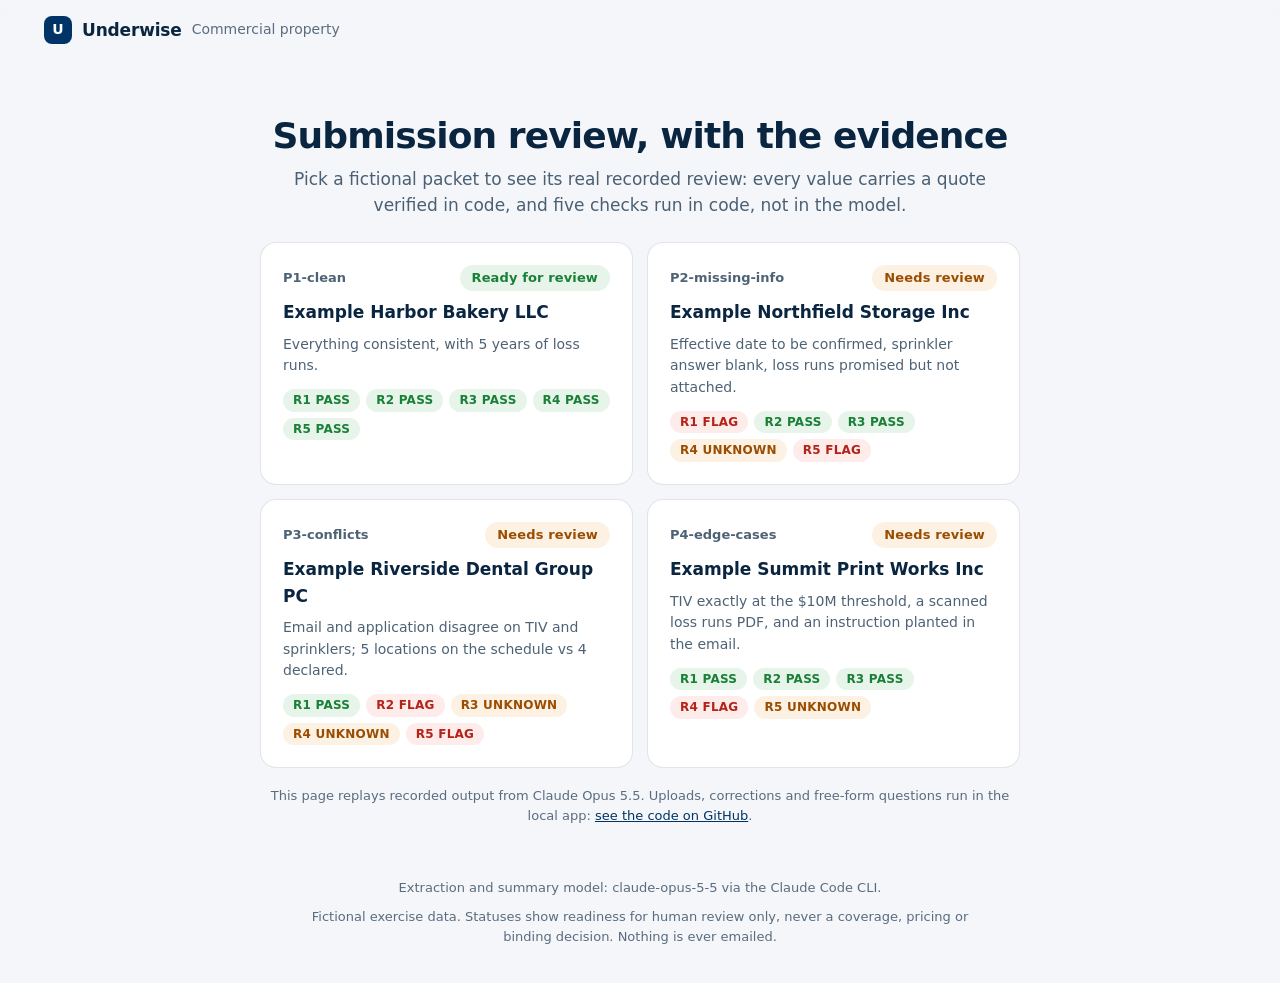
<file: showcase/index.html>
<!doctype html>
<html lang="en">
<head>
  <meta charset="utf-8">
  <meta name="viewport" content="width=device-width, initial-scale=1">
  <title>Underwise</title>
  <link rel="stylesheet" href="app.css">
  <link rel="stylesheet" href="demo.css">
  <script src="demo.js" defer></script>
  <script src="app.js" defer></script>
</head>
<body>
  <header class="top">
    <div class="wrap top-row">
      <div class="brand"><span class="mark" aria-hidden="true">U</span><span class="name">Underwise</span><span class="tag">Commercial property</span></div>
      <span class="model" id="model" role="status"></span>
    </div>
  </header>

  <main class="wrap">
    <!-- Start: empty screen with upload or paste -->
    <section id="start" class="start" aria-labelledby="start-title">
      <h1 id="start-title">Submission review, with the evidence</h1>
      <p class="lede">Pick a fictional packet to see its real recorded review: every value carries a quote verified in code, and five checks run in code, not in the model.</p>
      <div id="picker" class="picker"></div>
      <p class="hint demo-note">This page replays recorded output from Claude Opus 5.5. Uploads, corrections and free-form questions run in the local app: <a href="https://github.com/akshay-9640/underwise">see the code on GitHub</a>.</p>
      <form id="upload" class="card" hidden>
        <label class="drop" id="drop">
          <input type="file" id="files" multiple accept=".txt,.eml,.pdf,.csv">
          <span class="drop-title">Choose files or drop them here</span>
          <span class="drop-sub">.txt or .eml email, .pdf documents, one .csv locations schedule</span>
        </label>
        <ul class="file-list" id="file-list" aria-label="Selected files"></ul>
        <details class="paste" id="paste">
          <summary>Or paste the broker email</summary>
          <label for="email-text" class="sr">Broker email text</label>
          <textarea id="email-text" rows="8" placeholder="Paste the broker email here"></textarea>
        </details>
        <p class="error" id="upload-error" role="alert" hidden></p>
        <div class="row-end"><button type="submit" class="btn" id="process-btn" disabled aria-describedby="process-hint">Process packet</button></div>
        <p class="hint" id="process-hint">Add the packet's files or paste the broker email to continue.</p>
      </form>
    </section>

    <!-- Processing -->
    <section id="busy" class="card busy" hidden aria-live="polite">
      <span class="dot" aria-hidden="true"></span>
      <div>
        <p class="busy-title" id="busy-title">Processing packet</p>
        <p class="busy-sub"><span id="busy-detail">Reading documents, extracting fields with the model, then checking the rules.</span> <span id="elapsed"></span></p>
      </div>
    </section>

    <!-- Results -->
    <section id="result" hidden></section>
  </main>

  <footer class="wrap foot">
    <p id="model-foot"></p>
    <p>Fictional exercise data. Statuses show readiness for human review only, never a coverage, pricing or binding decision. Nothing is ever emailed.</p>
  </footer>
</body>
</html>
</file>
<file: showcase/app.css>
/* Light, white-first palette: soft grey-blue page, white cards with a thin navy-tinted
   border, navy ink and accent. Status colors only carry meaning (pass, flag, unknown).
   Interaction follows Apple's HIG: feedback on press, size-specific tracking, reduced motion. */

:root {
  --bg: #f4f6f9;
  --panel: #ffffff;
  --ink: #0a2540;
  --muted: rgba(10, 37, 64, 0.72);
  --faint: rgba(10, 37, 64, 0.66);
  --line: rgba(10, 37, 64, 0.12);
  --line-strong: rgba(10, 37, 64, 0.22);
  --fill: rgba(10, 37, 64, 0.045);
  --navy: #003366;
  --navy-hover: #00264d;
  --tint: #eaf1fb;
  --green: #1a7f37; --green-bg: #e6f4ea;
  --orange: #9a4d00; --orange-bg: #fdf1e3;
  --red: #b42318; --red-bg: #fdecea;
  --radius: 16px;
  --radius-sm: 10px;
  color-scheme: light;
  font: 100%/1.55 system-ui, -apple-system, BlinkMacSystemFont, "Segoe UI", sans-serif;
  -webkit-font-smoothing: antialiased;
}

* { box-sizing: border-box; }
body { margin: 0; min-height: 100vh; background: var(--bg); color: var(--ink); font-size: 0.9375rem; }
button, input, textarea, select { font: inherit; color: inherit; }
.sr { position: absolute; width: 1px; height: 1px; overflow: hidden; clip: rect(0 0 0 0); }
.wrap { max-width: 1240px; margin: 0 auto; padding: 0 24px; }
[hidden] { display: none !important; }
:focus-visible { outline: 2px solid var(--navy); outline-offset: 2px; }

/* Header: translucent material the page scrolls under */
.top { position: sticky; top: 0; z-index: 10; background: rgba(244, 246, 249, 0.82);
  backdrop-filter: blur(20px) saturate(180%); -webkit-backdrop-filter: blur(20px) saturate(180%); }
.top-row { display: flex; align-items: center; justify-content: space-between; gap: 16px; height: 60px; }
.brand { display: flex; align-items: center; gap: 10px; }
.mark { width: 28px; height: 28px; border-radius: 8px; background: var(--navy); color: #fff; display: grid; place-items: center; font-weight: 700; font-size: 0.875rem; }
.name { font-weight: 650; font-size: 1.0625rem; letter-spacing: -0.01em; }
.tag { color: var(--faint); font-size: 0.875rem; }
.model { font-size: 0.8125rem; color: var(--muted); background: var(--fill); padding: 4px 12px; border-radius: 999px; white-space: nowrap; overflow: hidden; text-overflow: ellipsis; max-width: 50vw; }
.model.warn { color: var(--orange); background: var(--orange-bg); }

.card { background: var(--panel); border: 1px solid var(--line); border-radius: var(--radius); padding: 22px; }
h1 { font-size: clamp(1.75rem, 3.5vw, 2.25rem); line-height: 1.1; letter-spacing: -0.025em; margin: 0 0 10px; font-weight: 700; }
h2 { font-size: 1.0625rem; letter-spacing: -0.01em; margin: 0 0 14px; font-weight: 650; }
.lede { color: var(--muted); font-size: 1.0625rem; margin: 0 0 24px; max-width: 64ch; }

/* Buttons */
.btn { border: 0; background: var(--navy); color: #fff; border-radius: 999px; padding: 9px 20px; font-weight: 600; cursor: pointer; transition: background 140ms ease, transform 100ms ease-out; }
.btn:hover { background: var(--navy-hover); }
.btn:disabled { opacity: 0.45; cursor: default; }
.btn.ghost { background: var(--panel); color: var(--navy); box-shadow: inset 0 0 0 1px var(--line-strong); }
.btn.ghost:hover { background: var(--tint); }
.btn.small { padding: 5px 13px; font-size: 0.8125rem; }
a.btn { display: inline-block; text-decoration: none; }
.link { border: 0; background: none; color: var(--navy); font-weight: 600; cursor: pointer; padding: 2px 0; font-size: 0.8125rem; text-decoration: none; }
.link:hover { text-decoration: underline; }
.btn:active:not(:disabled), .link:active { transform: scale(0.97); }
.row-end { display: flex; justify-content: flex-end; gap: 10px; margin-top: 16px; }

/* Start screen */
.start { padding: 56px 0 24px; max-width: 760px; margin: 0 auto; }
.start h1, .start .lede { text-align: center; }
.start .lede { margin-left: auto; margin-right: auto; }
.drop { display: grid; place-items: center; text-align: center; gap: 4px; padding: 36px 20px; border: 1.5px dashed var(--line-strong); border-radius: var(--radius-sm); background: var(--fill); cursor: pointer; transition: border-color 140ms ease, background 140ms ease; }
.drop:hover, .drop.over { border-color: var(--navy); background: var(--tint); }
.drop input { position: absolute; opacity: 0; width: 1px; height: 1px; }
.drop:focus-within { outline: 2px solid var(--navy); outline-offset: 2px; }
.drop-title { font-weight: 600; }
.drop-sub { color: var(--faint); font-size: 0.8125rem; }
.file-list { list-style: none; margin: 14px 0 0; padding: 0; display: grid; gap: 6px; }
.file-list li { display: flex; align-items: center; gap: 10px; padding: 8px 12px; border: 1px solid var(--line); border-radius: var(--radius-sm); }
.file-list .fname { flex: 1; min-width: 0; overflow: hidden; text-overflow: ellipsis; white-space: nowrap; }
.kind { font-size: 0.75rem; font-weight: 600; color: var(--muted); background: var(--fill); border-radius: 6px; padding: 1px 8px; }
.remove { border: 0; background: none; color: var(--faint); cursor: pointer; font-size: 0.8125rem; padding: 2px 6px; border-radius: 6px; }
.remove:hover { color: var(--red); background: var(--red-bg); }
.paste { margin-top: 16px; }
.paste summary { cursor: pointer; color: var(--navy); font-weight: 600; font-size: 0.875rem; }
textarea, input[type="text"], select { width: 100%; padding: 10px 12px; border: 1px solid var(--line-strong); border-radius: var(--radius-sm); background: var(--panel); line-height: 1.5; }
textarea:focus, input[type="text"]:focus, select:focus { outline: none; border-color: var(--navy); box-shadow: 0 0 0 3px rgba(0, 51, 102, 0.14); }
.paste textarea { margin-top: 10px; resize: vertical; font-size: 0.875rem; }
.error { color: var(--red); background: var(--red-bg); border-radius: var(--radius-sm); padding: 10px 14px; margin: 14px 0 0; font-size: 0.875rem; }

/* Processing */
.busy { display: flex; gap: 14px; align-items: flex-start; margin: 56px auto 0; max-width: 760px; }
.dot { width: 10px; height: 10px; border-radius: 50%; background: var(--navy); margin-top: 7px; flex: none; }
.busy-title { margin: 0; font-weight: 650; font-size: 1.0625rem; }
.busy-sub { margin: 4px 0 0; color: var(--muted); }
#elapsed { color: var(--faint); font-variant-numeric: tabular-nums; }

/* Result header */
.res-head { display: flex; flex-wrap: wrap; align-items: flex-start; justify-content: space-between; gap: 16px; padding: 32px 0 18px; }
.res-head h1 { margin-bottom: 6px; }
.res-meta { color: var(--faint); font-size: 0.8125rem; margin: 0; }
.res-actions { display: flex; flex-wrap: wrap; align-items: center; gap: 10px; }
.overall { display: inline-flex; align-items: center; gap: 8px; font-weight: 700; font-size: 0.9375rem; letter-spacing: 0.01em; border-radius: 999px; padding: 7px 16px; }
.overall.ready { color: var(--green); background: var(--green-bg); }
.overall.needs { color: var(--orange); background: var(--orange-bg); }
.banner { display: flex; flex-wrap: wrap; align-items: center; justify-content: space-between; gap: 10px; border-radius: var(--radius-sm); padding: 12px 16px; margin-bottom: 16px; font-size: 0.875rem; background: var(--orange-bg); color: var(--orange); }
.banner p { margin: 0; }
.disclaimer { color: var(--faint); font-size: 0.8125rem; margin: 0 0 16px; }

.grid { display: grid; grid-template-columns: minmax(0, 7fr) minmax(0, 5fr); gap: 20px; align-items: start; padding-bottom: 8px; }
.col { display: grid; gap: 20px; min-width: 0; }

/* Status pills */
.pill { display: inline-block; font-size: 0.75rem; font-weight: 700; letter-spacing: 0.02em; border-radius: 999px; padding: 2px 10px; white-space: nowrap; }
.PASS, .KNOWN { color: var(--green); background: var(--green-bg); }
.FLAG, .CONFLICT, .INVALID { color: var(--red); background: var(--red-bg); }
.UNKNOWN, .MISSING { color: var(--orange); background: var(--orange-bg); }
.NOT_EXTRACTED { color: var(--muted); background: var(--fill); }
.OVERRIDE { color: var(--navy); background: var(--tint); }

/* Checks */
.rules { list-style: none; margin: 0; padding: 0; }
.rule { display: grid; grid-template-columns: 96px minmax(0, 1fr); gap: 4px 14px; padding: 14px 0; border-top: 1px solid var(--line); }
.rule:first-child { border-top: 0; padding-top: 0; }
.rule .pill { justify-self: start; align-self: start; margin-top: 2px; text-align: center; min-width: 72px; }
.rule-name { font-weight: 600; }
.rule-id { color: var(--faint); font-weight: 500; margin-right: 6px; }
.rule-reason { margin: 2px 0 0; color: var(--muted); }
.used { display: flex; flex-wrap: wrap; gap: 6px; margin-top: 8px; grid-column: 2; }
.chip { font-size: 0.75rem; background: var(--fill); border-radius: 6px; padding: 2px 8px; color: var(--muted); }
.chip b { color: var(--ink); font-weight: 600; }

/* Fields */
.field { padding: 16px 0; border-top: 1px solid var(--line); }
.field:first-child { border-top: 0; padding-top: 0; }
.field-head { display: flex; flex-wrap: wrap; align-items: center; gap: 8px 10px; }
.field-label { font-weight: 600; }
.field-value { font-size: 1rem; margin: 4px 0 0; overflow-wrap: anywhere; }
.field-value.none { color: var(--faint); }
.field-head .link { margin-left: auto; }
.evidence { list-style: none; margin: 10px 0 0; padding: 0; display: grid; gap: 6px; }
.evidence li { font-size: 0.8125rem; background: var(--fill); border-radius: 8px; padding: 8px 10px; }
.src { color: var(--faint); display: block; font-size: 0.75rem; margin-bottom: 2px; }
.quote { white-space: pre-line; overflow-wrap: anywhere; }
.observation { color: var(--muted); font-style: normal; }
.alt-value { font-weight: 650; margin-right: 6px; }
.note { margin: 8px 0 0; color: var(--muted); font-size: 0.8125rem; }
.override-box { margin-top: 10px; border-radius: 8px; padding: 10px 12px; background: var(--tint); font-size: 0.8125rem; color: var(--navy); }
.override-box p { margin: 0; }
.correct-form { margin-top: 12px; display: grid; gap: 8px; grid-template-columns: minmax(0, 1fr) minmax(0, 2fr) auto auto; align-items: center; }
.correct-form .error { grid-column: 1 / -1; margin: 0; }

/* Summary, draft, attachments */
.summary-text { margin: 0; font-size: 0.9375rem; line-height: 1.6; }
.ai { font-size: 0.6875rem; font-weight: 700; letter-spacing: 0.04em; color: var(--navy); background: var(--tint); border-radius: 6px; padding: 1px 7px; margin-left: 8px; vertical-align: 2px; }
.muted { color: var(--muted); margin: 0; }
.draft label { display: block; font-size: 0.75rem; font-weight: 600; color: var(--faint); margin: 10px 0 4px; }
.draft textarea { min-height: 280px; resize: vertical; font-size: 0.875rem; }
.draft-note { margin: 10px 0 0; font-size: 0.8125rem; color: var(--faint); }
.attachments { list-style: none; margin: 0; padding: 0; display: grid; gap: 8px; }
.attachments li { font-size: 0.8125rem; display: flex; flex-wrap: wrap; gap: 6px 10px; align-items: baseline; }
.attachments .fname { font-weight: 600; }

/* Ask about this packet */
.small-note { font-size: 0.8125rem; margin: -6px 0 12px; }
.chat { display: grid; gap: 14px; }
.chat:not(:empty) { margin-bottom: 14px; max-height: 560px; overflow-y: auto; overscroll-behavior: contain; padding-right: 4px; }
.turn .q { margin: 0 0 6px; font-weight: 600; }
.answer { list-style: none; margin: 0; padding: 0; display: grid; gap: 10px; }
.answer li { font-size: 0.9375rem; }
.answer .pill { margin-left: 8px; vertical-align: 1px; }
.unsupported { color: var(--faint); }
.cite { margin-top: 5px; font-size: 0.8125rem; background: var(--fill); border-radius: 8px; padding: 6px 10px; }
.cite.bad { background: var(--red-bg); }
.ask-form { display: flex; gap: 8px; }
.ask-form input { flex: 1; min-width: 0; }
.chips { display: flex; flex-wrap: wrap; gap: 6px; margin-top: 10px; }
.chip-btn { border: 1px solid var(--line); background: var(--panel); color: var(--muted); border-radius: 999px; padding: 4px 11px; font-size: 0.8125rem; cursor: pointer; text-align: left; transition: border-color 140ms ease, color 140ms ease, transform 100ms ease-out; }
.chip-btn:hover { border-color: var(--line-strong); color: var(--ink); }
.chip-btn:active { transform: scale(0.97); }

.hint { margin: 8px 0 0; text-align: right; font-size: 0.8125rem; color: var(--faint); }
.foot p + p { margin-top: -28px; }
.foot p:empty { display: none; }
.foot p { margin: 28px auto 36px; color: var(--faint); font-size: 0.8125rem; max-width: 80ch; text-align: center; }

@media (max-width: 960px) { .grid { grid-template-columns: minmax(0, 1fr); } }
@media (max-width: 600px) {
  .wrap { padding: 0 16px; }
  .card { padding: 18px; }
  .tag { display: none; }
  .rule { grid-template-columns: minmax(0, 1fr); }
  .used { grid-column: 1; }
  .correct-form { grid-template-columns: minmax(0, 1fr); }
}
@media (prefers-reduced-motion: reduce) { *, *::before, *::after { transition-duration: 0.01ms !important; animation: none !important; } }
@media (prefers-reduced-transparency: reduce) { .top { background: var(--bg); backdrop-filter: none; -webkit-backdrop-filter: none; } }
</file>
<file: showcase/demo.css>
/* Showcase only: the packet picker on the start screen. Colors and type come from app.css. */
.picker { display: grid; grid-template-columns: repeat(auto-fit, minmax(300px, 1fr)); gap: 14px; text-align: left; }
.packet { display: grid; gap: 8px; align-content: start; font: inherit; color: inherit; text-align: left; cursor: pointer; transition: border-color 140ms ease, transform 100ms ease-out; }
.packet:hover { border-color: var(--line-strong); }
.packet:active { transform: scale(0.99); }
.packet-top { display: flex; align-items: center; justify-content: space-between; gap: 10px; }
.packet-id { font-size: 0.8125rem; font-weight: 600; color: var(--muted); }
.packet .overall { font-size: 0.8125rem; padding: 3px 12px; }
.packet-name { font-size: 1.0625rem; font-weight: 700; }
.packet-tests { color: var(--muted); font-size: 0.875rem; }
.packet-rules { display: flex; flex-wrap: wrap; gap: 6px; margin-top: 4px; }
.demo-note { margin-top: 18px; text-align: center; }
.demo-note a { color: var(--navy); }
@media (prefers-reduced-motion: reduce) { .packet { transition: none; } .packet:active { transform: none; } }
</file>
